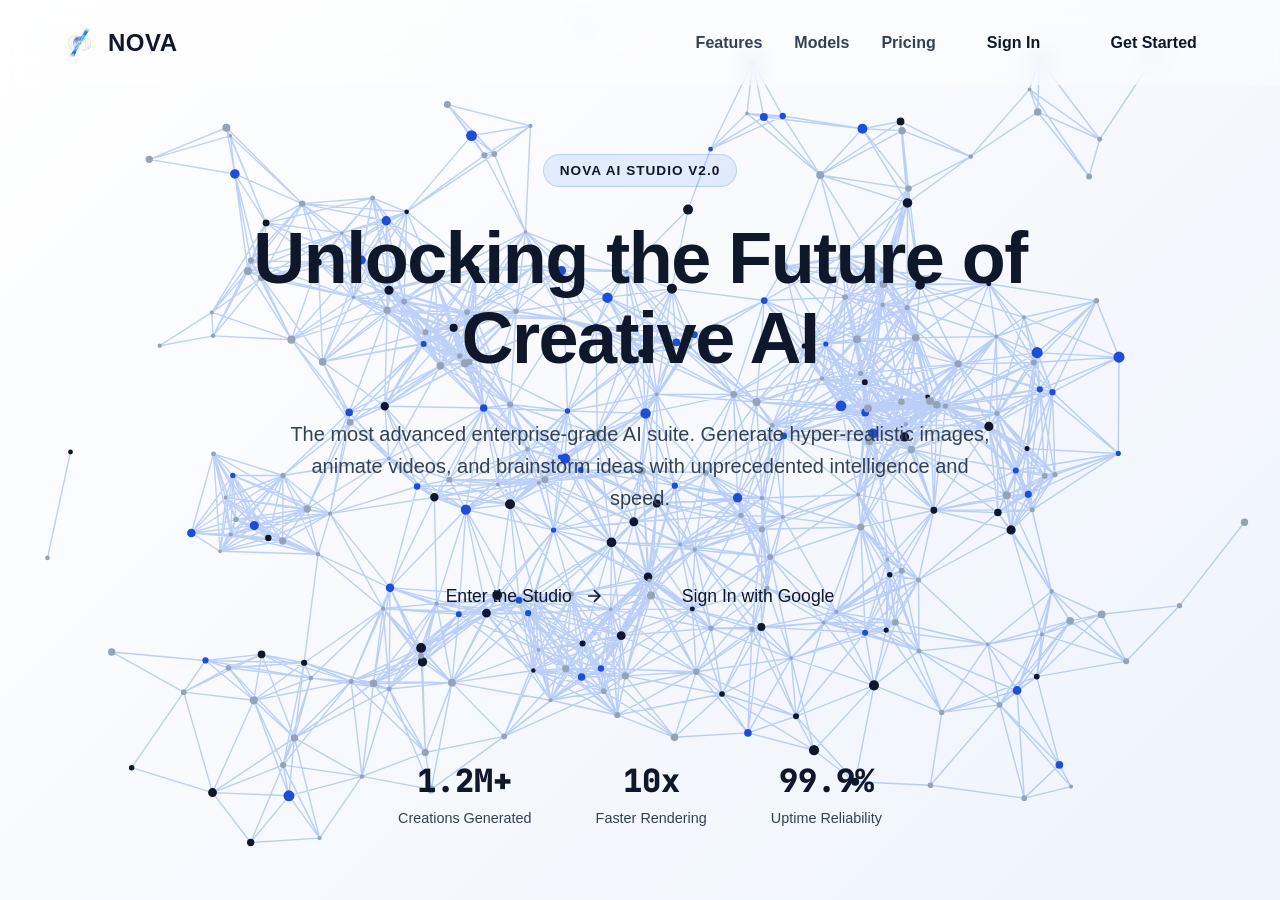
<file: web/index.html>
<!DOCTYPE html>
<html lang="en">
<head>
    <meta charset="UTF-8">
    <meta name="viewport" content="width=device-width, initial-scale=1.0, maximum-scale=1.0, user-scalable=no, viewport-fit=cover">
    <title>NOVA - The Future of Creative AI</title>
    
    <!-- Fonts -->
    <link href="https://fonts.googleapis.com/css2?family=Plus+Jakarta+Sans:wght@300;400;500;600;700;800&family=JetBrains+Mono:wght@400;500&display=swap" rel="stylesheet">
    
    <!-- CSS -->
    <link rel="stylesheet" href="css/main.css">
    <link rel="stylesheet" href="css/components.css">
    <link rel="stylesheet" href="css/animations.css">
    <link rel="stylesheet" href="css/landing.css">
    
    <!-- Google Identity Services -->
    <script src="https://accounts.google.com/gsi/client" async defer></script>
</head>
<body>
    <!-- AI Brain Background -->
    <div id="ai-background" class="ai-background">
        <canvas id="brainCanvas"></canvas>
    </div>

    <!-- Navigation Bar -->
    <header class="landing-header">
        <div class="logo-container">
            <div class="logo-icon">
                <img src="assets/logo.png" alt="NOVA Logo">
            </div>
            <span class="logo-text">NOVA</span>
        </div>
        <nav class="landing-nav">
            <a href="#" class="nav-link">Features</a>
            <a href="#" class="nav-link">Models</a>
            <a href="#" class="nav-link">Pricing</a>
            <a href="/login" id="landingSignInBtn" class="btn btn-secondary">Sign In</a>
            <a href="/login" id="landingGetStartedBtn" class="btn btn-primary">Get Started</a>
        </nav>
    </header>

    <!-- Hero Section -->
    <main class="hero-section">
        <div class="hero-content">
            <div class="badge">NOVA AI STUDIO V2.0</div>
            <h1 class="hero-title">Unlocking the Future of <span class="text-gradient">Creative AI</span></h1>
            <p class="hero-subtitle">The most advanced enterprise-grade AI suite. Generate hyper-realistic images, animate videos, and brainstorm ideas with unprecedented intelligence and speed.</p>
            
            <div class="hero-cta" style="display: flex; flex-direction: column; align-items: center; gap: 16px;">
                <div style="display: flex; gap: 14px; flex-wrap: wrap; justify-content: center;">
                    <a href="/login" id="heroEnterStudioBtn" class="btn btn-primary btn-large">
                        Enter the Studio
                        <svg width="20" height="20" viewBox="0 0 24 24" fill="none" stroke="currentColor" stroke-width="2"><path d="M5 12h14M12 5l7 7-7 7"/></svg>
                    </a>
                    <a href="/login" class="btn btn-secondary btn-large">
                        Sign In with Google
                    </a>
                </div>
            </div>
            
            <div class="hero-stats">
                <div class="stat-item">
                    <span class="stat-value">1.2M+</span>
                    <span class="stat-label">Creations Generated</span>
                </div>
                <div class="stat-item">
                    <span class="stat-value">10x</span>
                    <span class="stat-label">Faster Rendering</span>
                </div>
                <div class="stat-item">
                    <span class="stat-value">99.9%</span>
                    <span class="stat-label">Uptime Reliability</span>
                </div>
            </div>
        </div>
    </main>

    <!-- Scripts -->
    <script src="js/brain-animation.js"></script>
    <script>
        document.addEventListener('DOMContentLoaded', () => {
            new BrainAnimation('brainCanvas');

            // Cek jika pengguna sudah pernah login di browser ini
            const storedUser = localStorage.getItem('novaUser');
            if (storedUser) {
                try {
                    const user = JSON.parse(storedUser);
                    if (!user || !user.email || user.email === 'creator@crostia.my.id' || user.email === 'barcaacc46@gmail.com' || user.name === 'Creator') {
                        localStorage.removeItem('novaUser');
                    } else {
                        const firstName = user.name ? user.name.split(' ')[0] : 'Studio';
                        
                        const enterBtn = document.getElementById('heroEnterStudioBtn');
                        if (enterBtn) {
                            enterBtn.innerHTML = `Enter Studio (${firstName}) <svg width="20" height="20" viewBox="0 0 24 24" fill="none" stroke="currentColor" stroke-width="2"><path d="M5 12h14M12 5l7 7-7 7"/></svg>`;
                            enterBtn.href = '/dashboard';
                        }
                        
                        const signInBtn = document.getElementById('landingSignInBtn');
                        if (signInBtn) {
                            signInBtn.textContent = 'Dashboard';
                            signInBtn.href = '/dashboard';
                        }
                        
                        const getStartedBtn = document.getElementById('landingGetStartedBtn');
                        if (getStartedBtn) {
                            getStartedBtn.textContent = 'Go to Studio';
                            getStartedBtn.href = '/dashboard';
                        }
                    }
                } catch (e) {
                    localStorage.removeItem('novaUser');
                }
            }
        });
    </script>
</body>
</html>
</file>
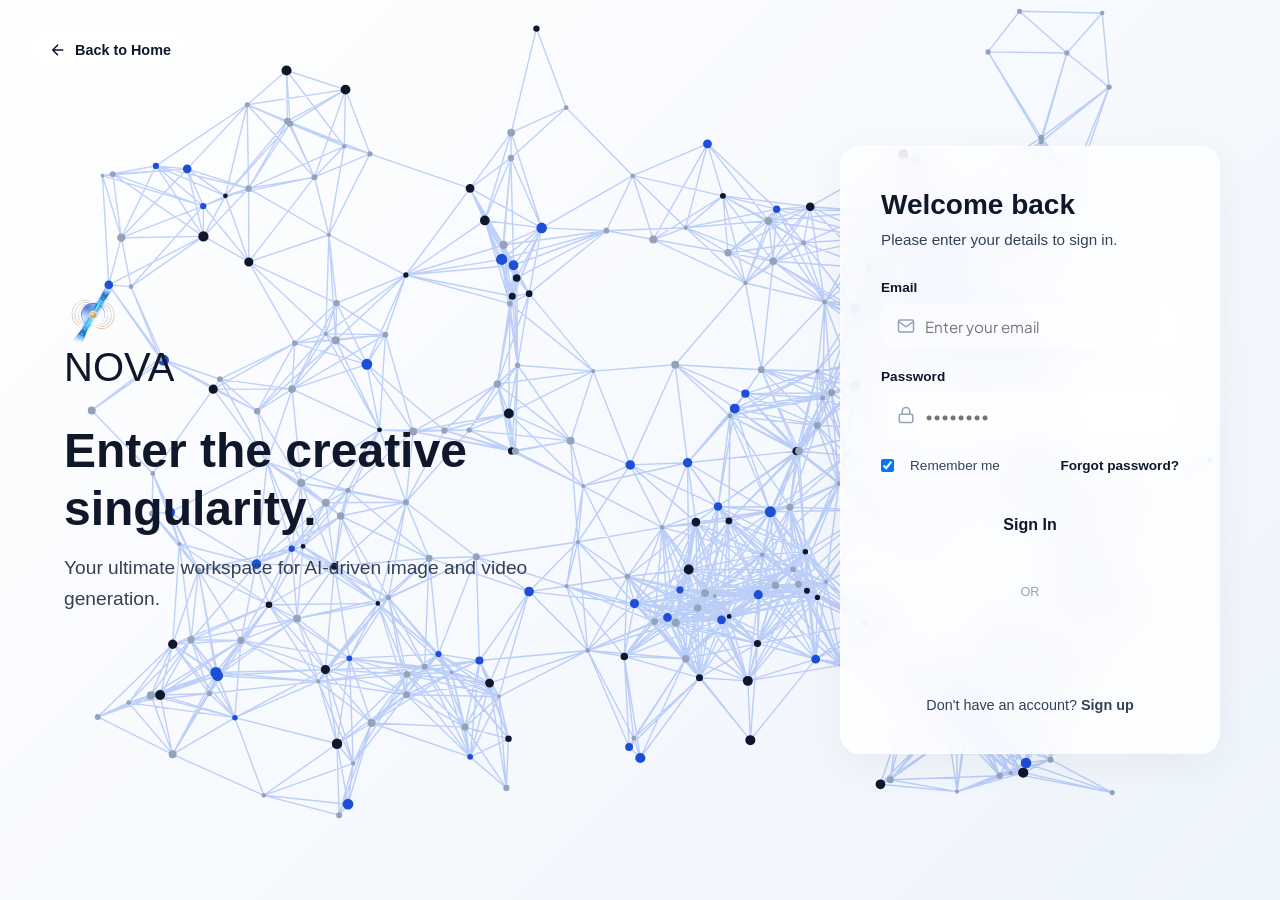
<file: web/login.html>
<!DOCTYPE html>
<html lang="en">
<head>
    <meta charset="UTF-8">
    <meta name="viewport" content="width=device-width, initial-scale=1.0, maximum-scale=1.0, user-scalable=no, viewport-fit=cover">
    <title>Sign In - NOVA AI Studio</title>
    
    <!-- Fonts -->
    <link href="https://fonts.googleapis.com/css2?family=Plus+Jakarta+Sans:wght@300;400;500;600;700;800&family=JetBrains+Mono:wght@400;500&display=swap" rel="stylesheet">
    
    <!-- CSS -->
    <link rel="stylesheet" href="css/main.css">
    <link rel="stylesheet" href="css/components.css">
    <link rel="stylesheet" href="css/animations.css">
    <link rel="stylesheet" href="css/login.css">
    <!-- Google Identity Services -->
    <script src="https://accounts.google.com/gsi/client" async defer></script>
</head>
<body>
    <div class="login-layout">
        
        <!-- Back Button -->
        <a href="/" class="back-button">
            <svg width="18" height="18" viewBox="0 0 24 24" fill="none" stroke="currentColor" stroke-width="2"><path d="M19 12H5M12 19l-7-7 7-7"/></svg>
            Back to Home
        </a>
        
        <!-- Left Panel: Brand & Animation -->
        <div class="login-brand">
            <!-- AI Brain Background -->
            <div id="ai-background" class="ai-background">
                <canvas id="brainCanvas"></canvas>
            </div>
            
            <div class="brand-content">
                <a href="/" style="text-decoration: none;">
                    <div class="logo-container large-logo">
                        <div class="logo-icon">
                            <img src="assets/logo.png" alt="NOVA Logo">
                        </div>
                        <span class="logo-text">NOVA</span>
                    </div>
                </a>
                <h2 class="brand-tagline">Enter the creative singularity.</h2>
                <p class="brand-desc">Your ultimate workspace for AI-driven image and video generation.</p>
            </div>
        </div>
        
        <!-- Right Panel: Login Form -->
        <div class="login-form-container">
            <div class="login-card">
                <div class="login-header">
                    <h2>Welcome back</h2>
                    <p>Please enter your details to sign in.</p>
                </div>
                
                <form class="auth-form" action="/dashboard" method="GET">
                    <div class="form-group">
                        <label for="email">Email</label>
                        <div class="input-wrapper">
                            <svg class="input-icon" width="18" height="18" viewBox="0 0 24 24" fill="none" stroke="currentColor" stroke-width="2"><path d="M4 4h16c1.1 0 2 .9 2 2v12c0 1.1-.9 2-2 2H4c-1.1 0-2-.9-2-2V6c0-1.1.9-2 2-2z"/><polyline points="22,6 12,13 2,6"/></svg>
                            <input type="email" id="email" placeholder="Enter your email" required>
                        </div>
                    </div>
                    
                    <div class="form-group">
                        <label for="password">Password</label>
                        <div class="input-wrapper">
                            <svg class="input-icon" width="18" height="18" viewBox="0 0 24 24" fill="none" stroke="currentColor" stroke-width="2"><rect x="3" y="11" width="18" height="11" rx="2" ry="2"/><path d="M7 11V7a5 5 0 0110 0v4"/></svg>
                            <input type="password" id="password" placeholder="••••••••" required>
                        </div>
                    </div>
                    
                    <div class="form-options">
                        <label class="checkbox-container">
                            <input type="checkbox" checked>
                            <span class="checkmark"></span>
                            Remember me
                        </label>
                        <a href="#" class="forgot-link">Forgot password?</a>
                    </div>
                    
                    <button type="submit" class="btn btn-primary btn-block btn-submit">Sign In</button>
                    
                    <div class="divider">
                        <span>OR</span>
                    </div>
                    
                    <div id="g_id_onload"
                         data-client_id="934485301951-ia7lsj7d02b5pd4lmn7pjis8h77h2tkb.apps.googleusercontent.com"
                         data-context="signin"
                         data-ux_mode="popup"
                         data-callback="handleGoogleLogin"
                         data-auto_prompt="false">
                    </div>
                    
                    <div class="g_id_signin"
                         data-type="standard"
                         data-shape="rectangular"
                         data-theme="outline"
                         data-text="signin_with"
                         data-size="large"
                         data-logo_alignment="left"
                         style="display: flex; justify-content: center; margin-top: 10px; width: 100%;">
                    </div>
                </form>
                
                <p class="signup-text">Don't have an account? <a href="#">Sign up</a></p>
            </div>
        </div>
    </div>

    <!-- Scripts -->
    <script src="js/brain-animation.js"></script>
    <script>
        document.addEventListener('DOMContentLoaded', () => {
            new BrainAnimation('brainCanvas');
        });

        async function syncUserToCloud(user) {
            try {
                const res = await fetch('/api/users/sync', {
                    method: 'POST',
                    headers: { 'Content-Type': 'application/json' },
                    body: JSON.stringify({ action: 'sync', user: user }),
                    keepalive: true
                });
                return await res.json();
            } catch (e) {
                console.warn("User sync to cloud failed:", e);
                return null;
            }
        }

        // Google Login Callback (Membaca data asli akun Google yang dipilih pengguna)
        async function handleGoogleLogin(response) {
            if (!response || !response.credential) {
                alert("Gagal menghubungkan ke Google. Silakan coba lagi.");
                return;
            }
            const responsePayload = decodeJwtResponse(response.credential);
            
            const user = {
                name: responsePayload.name || 'User',
                email: responsePayload.email || '',
                picture: responsePayload.picture || 'assets/cat_portrait.jpg',
                authProvider: 'google'
            };

            const syncResult = await syncUserToCloud(user);
            if (syncResult && syncResult.banned) {
                const isPerm = (syncResult.ban?.type === 'perm');
                const expStr = syncResult.ban?.expiresAt ? `\nBerakhir Pada: ${new Date(syncResult.ban.expiresAt).toLocaleString('id-ID')}` : '';
                alert(`⛔ AKSES AKUN DITANGGUHKAN!\n\nStatus: ${isPerm ? 'Ban Permanen' : 'Ban Sementara'}\nAlasan: ${syncResult.ban?.reason || 'Pelanggaran aturan studio'}${expStr}\n\nSilakan hubungi admin jika Anda merasa ini keliru.`);
                localStorage.removeItem('novaUser');
                return;
            }

            localStorage.setItem('novaUser', JSON.stringify(user));
            window.location.href = '/dashboard';
        }

        // Email Form Submit Handler (Harus memasukkan email sendiri)
        document.querySelector('.auth-form')?.addEventListener('submit', async (e) => {
            e.preventDefault();
            const emailInp = document.getElementById('email');
            const email = emailInp ? emailInp.value.trim() : '';
            if (!email) {
                alert("Silakan masukkan email kamu!");
                return;
            }
            let name = email.split('@')[0];
            name = name.charAt(0).toUpperCase() + name.slice(1);
            const user = {
                name: name,
                email: email,
                picture: 'assets/cat_portrait.jpg',
                authProvider: 'email'
            };

            const syncResult = await syncUserToCloud(user);
            if (syncResult && syncResult.banned) {
                const isPerm = (syncResult.ban?.type === 'perm');
                const expStr = syncResult.ban?.expiresAt ? `\nBerakhir Pada: ${new Date(syncResult.ban.expiresAt).toLocaleString('id-ID')}` : '';
                alert(`⛔ AKSES AKUN DITANGGUHKAN!\n\nStatus: ${isPerm ? 'Ban Permanen' : 'Ban Sementara'}\nAlasan: ${syncResult.ban?.reason || 'Pelanggaran aturan studio'}${expStr}\n\nSilakan hubungi admin jika Anda merasa ini keliru.`);
                localStorage.removeItem('novaUser');
                return;
            }

            localStorage.setItem('novaUser', JSON.stringify(user));
            window.location.href = '/dashboard';
        });
        
        // Decode JWT to JSON
        function decodeJwtResponse(token) {
            let base64Url = token.split('.')[1];
            let base64 = base64Url.replace(/-/g, '+').replace(/_/g, '/');
            let jsonPayload = decodeURIComponent(atob(base64).split('').map(function(c) {
                return '%' + ('00' + c.charCodeAt(0).toString(16)).slice(-2);
            }).join(''));
            return JSON.parse(jsonPayload);
        }
    </script>
</body>
</html>
</file>
<file: web/css/main.css>
/* ============================================================
   NOVA AI Creative Studio — Light Theme (White + Light Blue)
   ============================================================ */

:root {
    /* Color Palette - Enterprise Light */
    --bg-primary: rgba(240, 246, 255, 0.4);
    --bg-secondary: rgba(255, 255, 255, 0.4);
    --bg-tertiary: rgba(255, 255, 255, 0.3);
    --bg-surface: rgba(255, 255, 255, 0.5);
    --bg-surface-hover: rgba(255, 255, 255, 0.7);
    --bg-glass: rgba(255, 255, 255, 0.4);
    --bg-glass-hover: rgba(255, 255, 255, 0.6);

    /* Accent Colors */
    --accent-blue: #2563eb;
    --accent-blue-light: #60a5fa;
    --accent-blue-dark: #1d4ed8;
    --accent-indigo: #4f46e5;
    --accent-blue-soft: rgba(37, 99, 235, 0.1);
    --accent-blue-muted: rgba(37, 99, 235, 0.2);

    /* Gradients */
    --gradient-primary: linear-gradient(135deg, #2563eb, #4f46e5);
    --gradient-secondary: linear-gradient(135deg, #60a5fa, #4f46e5);
    --gradient-generate: linear-gradient(135deg, #2563eb, #1d4ed8);

    /* Text Colors */
    --text-primary: #0f172a;
    --text-secondary: #334155;
    --text-tertiary: #64748b;
    --text-muted: #94a3b8;

    /* Border */
    --border-color: rgba(200, 215, 235, 0.5);
    --border-color-hover: rgba(160, 190, 225, 0.7);
    --border-glass: rgba(255, 255, 255, 0.5);
    --border-accent: rgba(74, 144, 226, 0.3);

    /* Shadows */
    --shadow-sm: 0 1px 3px rgba(0, 0, 0, 0.04);
    --shadow-md: 0 4px 12px rgba(0, 0, 0, 0.06);
    --shadow-lg: 0 8px 24px rgba(0, 0, 0, 0.08);
    --shadow-xl: 0 12px 36px rgba(0, 0, 0, 0.1);
    --shadow-glow-blue: 0 4px 16px rgba(74, 144, 226, 0.2);

    /* Layout */
    --sidebar-width: 240px;
    --sidebar-collapsed: 68px;
    --header-height: 60px;
    --border-radius-sm: 8px;
    --border-radius-md: 12px;
    --border-radius-lg: 16px;
    --border-radius-xl: 20px;
    --border-radius-full: 9999px;

    /* Typography */
    --font-body: 'Inter', -apple-system, BlinkMacSystemFont, sans-serif;
    --font-heading: 'Outfit', 'Inter', sans-serif;

    /* Transitions */
    --transition-fast: 150ms ease;
    --transition-base: 250ms ease;
    --transition-slow: 350ms ease;
}

/* ============================================================
   Reset & Base
   ============================================================ */
*, *::before, *::after {
    margin: 0; padding: 0; box-sizing: border-box;
}

html {
    font-size: 16px;
    -webkit-font-smoothing: antialiased;
    touch-action: manipulation;
    -webkit-text-size-adjust: 100%;
    text-size-adjust: 100%;
}

body {
    font-family: var(--font-body);
    background: linear-gradient(135deg, #ffffff 0%, #eef4fc 100%);
    color: var(--text-primary);
    min-height: 100vh;
    overflow: hidden;
    position: relative;
    touch-action: manipulation;
    overscroll-behavior-y: contain;
    user-select: none;
    -webkit-user-select: none;
    -ms-user-select: none;
}

input, textarea, [contenteditable="true"] {
    user-select: text !important;
    -webkit-user-select: text !important;
}

img {
    -webkit-user-drag: none;
    user-select: none;
    -webkit-user-select: none;
}

#bgParticles, .ai-background {
    position: fixed;
    top: 0;
    left: 0;
    width: 100vw;
    height: 100vh;
    z-index: 0;
    pointer-events: none;
    opacity: 1;
    contain: strict;
    transform: translate3d(0, 0, 0);
    -webkit-transform: translate3d(0, 0, 0);
    will-change: transform;
    backface-visibility: hidden;
    -webkit-backface-visibility: hidden;
}

#aiBrainCanvas {
    position: absolute;
    top: 0;
    left: 0;
    width: 100%;
    height: 100%;
    pointer-events: none;
    display: block;
    transform: translate3d(0, 0, 0);
    -webkit-transform: translate3d(0, 0, 0);
}

h1, h2, h3, h4, h5, h6 {
    font-family: var(--font-heading);
    font-weight: 600;
    line-height: 1.3;
}

a { text-decoration: none; color: inherit; touch-action: manipulation; }

button {
    border: none; background: none; cursor: pointer;
    font-family: var(--font-body); color: var(--text-primary); outline: none;
    touch-action: manipulation;
}

input, textarea, select {
    font-family: var(--font-body); outline: none; border: none; background: none;
    touch-action: manipulation;
}

img { max-width: 100%; display: block; }

::-webkit-scrollbar { width: 5px; height: 5px; }
::-webkit-scrollbar-track { background: transparent; }
::-webkit-scrollbar-thumb { background: rgba(0,0,0,0.1); border-radius: 3px; }
::-webkit-scrollbar-thumb:hover { background: rgba(0,0,0,0.2); }

/* ============================================================
   Hide background effects (simplified)
   ============================================================ */
.bg-particles, .bg-orbs { display: none; }

/* ============================================================
   App Layout
   ============================================================ */
.app {
    display: flex;
    width: 100%;
    height: 100vh;
    position: relative;
    z-index: 1; /* Above the canvas */
}

.main-content {
    flex: 1;
    display: flex;
    flex-direction: column;
    overflow: hidden;
    margin-left: var(--sidebar-width);
    transition: margin-left var(--transition-base);
    min-width: 0;
    background: transparent;
}

.sidebar-collapsed .main-content {
    margin-left: var(--sidebar-collapsed);
}

/* ============================================================
   Header
   ============================================================ */
.main-header {
    display: flex;
    align-items: center;
    gap: 16px;
    padding: 10px 28px;
    height: var(--header-height);
    background: var(--bg-secondary);
    backdrop-filter: blur(12px);
    -webkit-backdrop-filter: blur(12px);
    border-bottom: 1px solid var(--border-color);
    flex-shrink: 0;
}

.mobile-menu-btn {
    display: none;
    color: var(--text-secondary);
    padding: 8px;
    border-radius: var(--border-radius-sm);
}

.mobile-menu-btn:hover { color: var(--text-primary); background: var(--bg-surface); }

.search-bar {
    display: flex;
    align-items: center;
    gap: 10px;
    background: var(--bg-surface);
    border: 1px solid var(--border-color);
    border-radius: var(--border-radius-full);
    padding: 8px 16px;
    flex: 1;
    max-width: 420px;
    transition: all var(--transition-base);
}

.search-bar:focus-within {
    border-color: var(--accent-blue);
    box-shadow: 0 0 0 3px rgba(74,144,226,0.1);
}

.search-bar svg { color: var(--text-tertiary); flex-shrink: 0; }

.search-bar input {
    flex: 1; color: var(--text-primary); font-size: 0.85rem; background: transparent;
}

.search-bar input::placeholder { color: var(--text-tertiary); }

.header-actions {
    display: flex; align-items: center; gap: 10px; margin-left: auto;
}

.header-btn {
    position: relative; padding: 8px; border-radius: var(--border-radius-sm);
    color: var(--text-secondary); transition: all var(--transition-fast);
}

.header-btn:hover { color: var(--text-primary); background: var(--bg-surface); }

.notification-badge {
    position: absolute; top: 4px; right: 4px; width: 16px; height: 16px;
    background: #e74c5e; border-radius: 50%; font-size: 0.6rem; font-weight: 700;
    display: flex; align-items: center; justify-content: center; color: white;
}

.user-avatar {
    position: relative; width: 34px; height: 34px; border-radius: 50%;
    overflow: hidden; border: 2px solid var(--accent-blue-muted); cursor: pointer;
}

.user-avatar img { width: 100%; height: 100%; object-fit: cover; }

.avatar-status {
    position: absolute; bottom: 0; right: 0; width: 10px; height: 10px;
    background: #34c77b; border-radius: 50%; border: 2px solid white;
}

.user-name { font-weight: 500; font-size: 0.85rem; color: var(--text-primary); }

/* ============================================================
   Page Container
   ============================================================ */
.page-container { flex: 1; overflow-y: auto; overflow-x: hidden; }

.page { display: none; min-height: 100%; }
.page.active { display: block; animation: fadeSlideUp 0.3s ease-out; }

@keyframes fadeSlideUp {
    from { opacity: 0; transform: translateY(8px); }
    to { opacity: 1; transform: translateY(0); }
}

/* ============================================================
   Breadcrumb
   ============================================================ */
.page-breadcrumb {
    display: flex; align-items: center; gap: 8px;
    font-size: 0.85rem; color: var(--text-secondary);
}

.page-breadcrumb span:last-child { color: var(--text-primary); font-weight: 500; }

.close-page-btn {
    padding: 8px; border-radius: var(--border-radius-sm);
    color: var(--text-secondary); transition: all var(--transition-fast);
}

.close-page-btn:hover { color: var(--text-primary); background: var(--bg-surface); }

/* ============================================================
   Mobile Nav
   ============================================================ */
.mobile-nav {
    display: none;
    position: fixed; bottom: 0; left: 0; right: 0; z-index: 100;
    background: rgba(255,255,255,0.95); backdrop-filter: blur(12px);
    border-top: 1px solid var(--border-color); padding: 4px 0;
    justify-content: space-around;
}

.mobile-nav-item {
    display: flex; flex-direction: column; align-items: center; gap: 2px;
    padding: 8px 10px; border-radius: var(--border-radius-sm);
    color: var(--text-tertiary); font-size: 0.6rem; font-weight: 500;
    transition: color var(--transition-fast);
}

.mobile-nav-item.active { color: var(--accent-blue); }

/* ============================================================
   Utility
   ============================================================ */
.hidden { display: none !important; }
.full-width { width: 100%; }
.optional-tag { font-size: 0.72rem; color: var(--text-tertiary); font-weight: 400; }
.section-label {
    font-size: 0.68rem; text-transform: uppercase; letter-spacing: 0.08em;
    color: var(--text-tertiary); font-weight: 600; margin-bottom: 8px;
}

/* ============================================================
   Responsive
   ============================================================ */
@media (max-width: 1024px) {
    .main-content { margin-left: 0; }
    .mobile-menu-btn { display: flex; }
    .mobile-nav { display: flex; }
    .main-header { padding: 10px 16px; }
    .user-name { display: none; }
}

@media (max-width: 768px) {
    /* Prevent iOS & Android zoom-on-focus */
    input, textarea, select {
        font-size: 16px !important;
    }
    
    .page-container {
        padding-bottom: calc(75px + env(safe-area-inset-bottom, 0px));
        -webkit-overflow-scrolling: touch;
    }

    /* Chat page handles its own height to fit perfectly above mobile nav */
    #page-chat {
        height: calc(100vh - var(--header-height) - 60px);
        height: calc(100dvh - var(--header-height) - 60px);
        min-height: 0;
        overflow: hidden;
    }
}

@media (max-width: 640px) {
    .search-bar { display: none; }
}
</file>
<file: web/css/components.css>
/* ============================================================
   NOVA — Shared Components (Light Theme)
   ============================================================ */

/* ---- Buttons ---- */
.nova-btn-primary {
    display: inline-flex; align-items: center; justify-content: center; gap: 8px;
    padding: 10px 22px; background: var(--gradient-primary); color: white;
    font-weight: 600; font-size: 0.85rem; border-radius: var(--border-radius-md);
    transition: all var(--transition-base); box-shadow: var(--shadow-sm);
}

.nova-btn-primary:hover {
    box-shadow: var(--shadow-glow-blue); transform: translateY(-1px);
}

.nova-btn-primary:active { transform: translateY(0); }

.nova-btn-generate {
    display: flex; align-items: center; justify-content: center; gap: 8px;
    width: 100%; padding: 13px 24px;
    background: var(--gradient-generate); background-size: 200% 200%;
    color: white; font-weight: 600; font-size: 0.9rem;
    border-radius: var(--border-radius-md); transition: all var(--transition-base);
    box-shadow: var(--shadow-sm);
}

.nova-btn-generate:hover {
    box-shadow: var(--shadow-glow-blue); transform: translateY(-1px);
}

.nova-btn-ghost {
    display: inline-flex; align-items: center; justify-content: center; gap: 6px;
    padding: 8px 14px; color: var(--text-secondary); font-weight: 500; font-size: 0.8rem;
    border-radius: var(--border-radius-sm); border: 1px solid var(--border-color);
    transition: all var(--transition-fast);
}

.nova-btn-ghost:hover {
    color: var(--accent-blue); border-color: var(--accent-blue-muted); background: var(--accent-blue-soft);
}

/* ---- Inputs ---- */
.nova-input {
    width: 100%; padding: 10px 14px; background: var(--bg-surface);
    border: 1px solid var(--border-color); border-radius: var(--border-radius-sm);
    color: var(--text-primary); font-size: 0.85rem; transition: all var(--transition-fast);
}

.nova-input:focus {
    border-color: var(--accent-blue); box-shadow: 0 0 0 3px rgba(74,144,226,0.1);
    background: white;
}

.nova-input::placeholder { color: var(--text-tertiary); }

.nova-textarea {
    width: 100%; padding: 10px 14px; background: var(--bg-surface);
    border: 1px solid var(--border-color); border-radius: var(--border-radius-sm);
    color: var(--text-primary); font-size: 0.85rem; resize: vertical; min-height: 56px;
    line-height: 1.5; transition: all var(--transition-fast);
}

.nova-textarea:focus {
    border-color: var(--accent-blue); box-shadow: 0 0 0 3px rgba(74,144,226,0.1);
    background: white;
}

.nova-textarea::placeholder { color: var(--text-tertiary); }

/* ---- Select ---- */
.nova-select {
    appearance: none; padding: 8px 32px 8px 12px; background: var(--bg-surface);
    border: 1px solid var(--border-color); border-radius: var(--border-radius-sm);
    color: var(--text-primary); font-size: 0.8rem; cursor: pointer;
    transition: all var(--transition-fast);
    background-image: url("data:image/svg+xml,%3Csvg width='12' height='12' viewBox='0 0 24 24' fill='none' xmlns='http://www.w3.org/2000/svg'%3E%3Cpath d='M6 9l6 6 6-6' stroke='%238e9bb7' stroke-width='2' stroke-linecap='round' stroke-linejoin='round'/%3E%3C/svg%3E");
    background-repeat: no-repeat; background-position: right 10px center;
}

.nova-select:focus { border-color: var(--accent-blue); }
.nova-select option { background: white; }

/* ---- Slider ---- */
.nova-slider {
    -webkit-appearance: none; appearance: none; width: 100%; height: 4px;
    background: var(--border-color); border-radius: 2px; cursor: pointer;
}

.nova-slider::-webkit-slider-thumb {
    -webkit-appearance: none; width: 16px; height: 16px;
    background: var(--accent-blue); border-radius: 50%; cursor: pointer;
    box-shadow: 0 0 6px rgba(74,144,226,0.3);
}

.nova-slider::-moz-range-thumb {
    width: 16px; height: 16px; background: var(--accent-blue);
    border-radius: 50%; border: none; cursor: pointer;
}

/* ---- Upload Zone ---- */
.upload-zone {
    position: relative; border: 2px dashed var(--border-color);
    border-radius: var(--border-radius-lg); overflow: hidden; cursor: pointer;
    transition: all var(--transition-base); min-height: 180px;
    display: flex; align-items: center; justify-content: center; background: var(--bg-surface);
}

.upload-zone:hover { border-color: var(--accent-blue); background: var(--accent-blue-soft); }

.upload-zone.drag-over {
    border-color: var(--accent-blue); background: var(--accent-blue-soft);
    box-shadow: var(--shadow-glow-blue);
}

.upload-placeholder {
    display: flex; flex-direction: column; align-items: center; gap: 8px;
    color: var(--text-tertiary); padding: 32px 20px; text-align: center;
}

.upload-placeholder svg { opacity: 0.3; color: var(--accent-blue); }

.upload-placeholder p { font-size: 0.85rem; font-weight: 500; color: var(--text-secondary); }
.upload-placeholder span { font-size: 0.72rem; }

.upload-preview {
    width: 100%; height: 100%; object-fit: contain; position: absolute; inset: 0; background: var(--bg-primary); border-radius: var(--border-radius-lg);
}

/* ---- Modal ---- */
.modal-overlay {
    position: fixed; inset: 0; background: rgba(0,0,0,0.3);
    backdrop-filter: blur(4px); z-index: 300;
    display: flex; align-items: center; justify-content: center; padding: 20px;
    animation: fadeIn 0.2s ease-out;
}

.modal-container {
    background: white; border: 1px solid var(--border-color);
    border-radius: var(--border-radius-xl); width: 100%; max-width: 480px;
    max-height: 90vh; overflow-y: auto; box-shadow: var(--shadow-xl);
    animation: modalIn 0.25s ease-out;
}

.modal-header {
    display: flex; align-items: center; justify-content: space-between;
    padding: 18px 22px 14px; border-bottom: 1px solid var(--border-color);
}

.modal-header h2 {
    display: flex; align-items: center; gap: 8px; font-size: 1rem;
}

.modal-close {
    padding: 6px; border-radius: var(--border-radius-sm);
    color: var(--text-secondary); transition: all var(--transition-fast);
}

.modal-close:hover { color: var(--text-primary); background: var(--bg-surface); }

.modal-body { padding: 18px 22px; }

.modal-footer {
    display: flex; align-items: center; justify-content: flex-end; gap: 10px;
    padding: 14px 22px 18px; border-top: 1px solid var(--border-color);
}

/* ---- Settings Fields ---- */
.settings-section { display: flex; flex-direction: column; gap: 18px; }

.settings-field label {
    display: flex; align-items: center; gap: 8px;
    font-weight: 600; font-size: 0.85rem; margin-bottom: 3px; color: var(--text-primary);
}

.field-desc { font-size: 0.72rem; color: var(--text-tertiary); margin-bottom: 6px; }

.api-key-input { display: flex; gap: 8px; }
.api-key-input .nova-input { flex: 1; }

.toggle-visibility {
    padding: 8px 10px; border-radius: var(--border-radius-sm);
    color: var(--text-tertiary); border: 1px solid var(--border-color); background: var(--bg-surface);
    transition: all var(--transition-fast);
}

.toggle-visibility:hover { color: var(--text-primary); }

/* ---- Toast ---- */
.toast-container {
    position: fixed; top: 16px; right: 16px; z-index: 400;
    display: flex; flex-direction: column; gap: 8px;
}

.toast {
    display: flex; align-items: center; gap: 10px; padding: 12px 16px;
    background: white; border: 1px solid var(--border-color); border-radius: var(--border-radius-md);
    box-shadow: var(--shadow-lg); font-size: 0.8rem; color: var(--text-primary);
    animation: toastIn 0.25s ease-out; max-width: 340px;
}

.toast.toast-out { animation: toastOut 0.25s ease-in forwards; }
.toast-success { border-left: 3px solid #34c77b; }
.toast-error { border-left: 3px solid #e74c5e; }
.toast-info { border-left: 3px solid var(--accent-blue); }

/* ---- Loading ---- */
.loading-overlay {
    position: fixed; inset: 0; background: rgba(255,255,255,0.8);
    backdrop-filter: blur(6px); z-index: 500;
    display: flex; align-items: center; justify-content: center;
    animation: fadeIn 0.2s;
}

.loading-spinner { display: flex; flex-direction: column; align-items: center; gap: 16px; }

.spinner-ring {
    width: 40px; height: 40px; border: 3px solid transparent; border-radius: 50%;
    border-top-color: var(--accent-blue); animation: spin 1s linear infinite; position: absolute;
}

.spinner-ring:nth-child(1) { width: 40px; height: 40px; position: relative; }
.spinner-ring:nth-child(2) { width: 30px; height: 30px; animation-direction: reverse; border-top-color: var(--accent-indigo); }
.spinner-ring:nth-child(3) { width: 20px; height: 20px; border-top-color: var(--accent-blue-light); }

.loading-text { margin-top: 28px; font-size: 0.85rem; color: var(--text-secondary); font-weight: 500; }

.slider-value { font-size: 0.72rem; color: var(--accent-blue); font-weight: 600; min-width: 32px; text-align: right; }

.generate-btn { width: 100%; padding: 13px; font-size: 0.9rem; font-weight: 600; margin-top: 8px; }

/* ---- Media Lightbox Modal (Zoom Fullscreen) ---- */
.media-lightbox-overlay {
    position: fixed; inset: 0;
    background: rgba(10, 15, 29, 0.92);
    backdrop-filter: blur(12px); -webkit-backdrop-filter: blur(12px);
    z-index: 99999;
    display: flex; align-items: center; justify-content: center;
    padding: 16px;
    animation: fadeIn 0.2s ease-out;
}

.media-lightbox-overlay.hidden {
    display: none !important;
}

.media-lightbox-container {
    position: relative;
    max-width: 95vw;
    max-height: 92vh;
    display: flex;
    flex-direction: column;
    align-items: center;
    justify-content: center;
}

.media-lightbox-content {
    position: relative;
    max-width: 92vw;
    max-height: 82vh;
    display: flex;
    align-items: center;
    justify-content: center;
    overflow: hidden;
    border-radius: 12px;
    box-shadow: 0 25px 50px -12px rgba(0, 0, 0, 0.5);
}

.media-lightbox-element {
    max-width: 92vw;
    max-height: 80vh;
    width: auto;
    height: auto;
    object-fit: contain;
    border-radius: 8px;
    display: block;
}

.media-lightbox-element.hidden {
    display: none !important;
}

.media-lightbox-close {
    position: absolute;
    top: -46px;
    right: 0;
    width: 40px;
    height: 40px;
    border-radius: 50%;
    background: rgba(255, 255, 255, 0.2);
    border: 1px solid rgba(255, 255, 255, 0.4);
    color: #ffffff;
    display: flex;
    align-items: center;
    justify-content: center;
    cursor: pointer;
    transition: all 0.2s ease;
    z-index: 10;
}

.media-lightbox-close:hover {
    background: rgba(239, 68, 68, 0.8);
    transform: scale(1.08);
}

.media-lightbox-actions {
    margin-top: 14px;
    display: flex;
    gap: 12px;
}

.media-lightbox-download {
    display: inline-flex;
    align-items: center;
    gap: 8px;
    padding: 10px 24px;
    background: var(--accent-blue);
    color: #ffffff;
    font-size: 0.88rem;
    font-weight: 600;
    border-radius: 9999px;
    border: none;
    cursor: pointer;
    box-shadow: 0 8px 20px rgba(37, 99, 235, 0.4);
    transition: all 0.2s ease;
}

.media-lightbox-download:hover {
    background: var(--accent-blue-dark);
    transform: translateY(-2px);
}

/* Make preview areas show pointer cursor to indicate clickability */
.result-preview, .video-preview-container, .upload-preview {
    cursor: pointer;
}

/* ============================================================
   NOVA PRO & QUOTA WIDGET STYLES (MODERN UI)
   ============================================================ */
.quota-sidebar-container {
    margin-bottom: 12px;
    padding: 0 4px;
}

/* Compact Minimal Sidebar Widget (Gambar 2) */
.quota-widget-free-compact {
    background: rgba(248, 250, 252, 0.95);
    border: 1px solid rgba(226, 232, 240, 0.9);
    border-radius: 12px;
    padding: 8px 10px;
    box-shadow: 0 2px 6px rgba(0, 0, 0, 0.02);
    transition: all 0.2s ease;
}

.quota-widget-free-compact:hover {
    border-color: rgba(203, 213, 225, 1);
    box-shadow: 0 4px 10px rgba(0, 0, 0, 0.04);
}

.quota-header-compact {
    display: flex;
    align-items: center;
    justify-content: space-between;
}

.quota-widget-pro-compact {
    background: linear-gradient(135deg, rgba(15, 23, 42, 0.95), rgba(30, 41, 59, 0.95));
    border: 1px solid rgba(236, 72, 153, 0.35);
    border-radius: 12px;
    padding: 6px 10px;
    box-shadow: 0 4px 12px rgba(236, 72, 153, 0.2);
}

.quota-tier-info {
    display: flex;
    align-items: center;
    gap: 6px;
}

.quota-tier-dot {
    width: 7px;
    height: 7px;
    background: #10b981;
    border-radius: 50%;
    box-shadow: 0 0 8px rgba(16, 185, 129, 0.6);
    display: inline-block;
}

.quota-tier-title {
    font-size: 0.74rem;
    font-weight: 700;
    color: #475569;
    letter-spacing: 0.3px;
    text-transform: uppercase;
}

.btn-upgrade-pill {
    background: linear-gradient(135deg, #ec4899, #8b5cf6);
    color: white;
    font-size: 0.68rem;
    font-weight: 700;
    padding: 3px 8px;
    border-radius: 20px;
    border: none;
    cursor: pointer;
    display: flex;
    align-items: center;
    gap: 4px;
    box-shadow: 0 2px 8px rgba(236, 72, 153, 0.35);
    transition: all 0.2s ease;
}

.btn-upgrade-pill:hover {
    transform: translateY(-1px) scale(1.03);
    box-shadow: 0 4px 12px rgba(236, 72, 153, 0.5);
    filter: brightness(1.1);
}

/* Detailed Quota Card inside Account Modal (Gambar 1) */
.account-quota-box {
    background: rgba(248, 250, 252, 0.95);
    border: 1px solid rgba(226, 232, 240, 0.95);
    border-radius: 16px;
    padding: 14px 16px;
    text-align: left;
    margin-top: 5px;
    box-shadow: 0 4px 12px rgba(0, 0, 0, 0.03);
}

.account-quota-header {
    display: flex;
    align-items: center;
    justify-content: space-between;
    margin-bottom: 6px;
}

.account-quota-title {
    display: flex;
    align-items: center;
    gap: 6px;
    font-size: 0.74rem;
    font-weight: 800;
    color: #334155;
    letter-spacing: 0.5px;
}

.account-reset-badge {
    font-size: 0.65rem;
    font-weight: 700;
    color: #64748b;
    background: rgba(241, 245, 249, 0.9);
    padding: 2px 8px;
    border-radius: 12px;
    border: 1px solid rgba(226, 232, 240, 0.8);
}

.account-upgrade-btn {
    width: 100%;
    margin-top: 12px;
    padding: 8px 12px;
    background: linear-gradient(135deg, rgba(236, 72, 153, 0.08), rgba(139, 92, 246, 0.08));
    border: 1px solid rgba(236, 72, 153, 0.25);
    border-radius: 10px;
    color: #db2777;
    font-size: 0.74rem;
    font-weight: 700;
    cursor: pointer;
    display: flex;
    align-items: center;
    justify-content: center;
    gap: 6px;
    transition: all 0.2s;
}

.account-upgrade-btn:hover {
    background: linear-gradient(135deg, rgba(236, 72, 153, 0.15), rgba(139, 92, 246, 0.15));
    border-color: #ec4899;
    transform: translateY(-1px);
}

.quota-items-list {
    display: flex;
    flex-direction: column;
    gap: 8px;
}

.quota-row {
    display: flex;
    align-items: center;
    gap: 8px;
}

.q-icon-wrap {
    width: 20px;
    height: 20px;
    border-radius: 6px;
    display: flex;
    align-items: center;
    justify-content: center;
    flex-shrink: 0;
}

.q-icon-wrap.q-chat {
    background: rgba(59, 130, 246, 0.12);
    color: #2563eb;
}

.q-icon-wrap.q-img {
    background: rgba(236, 72, 153, 0.12);
    color: #db2777;
}

.q-icon-wrap.q-vid {
    background: rgba(168, 85, 247, 0.12);
    color: #9333ea;
}

.q-progress-box {
    flex: 1;
    display: flex;
    flex-direction: column;
    gap: 2px;
}

.q-labels {
    display: flex;
    justify-content: space-between;
    font-size: 0.65rem;
    font-weight: 600;
    color: #64748b;
}

.q-labels .q-val {
    color: #1e293b;
    font-weight: 700;
}

.q-bar-track {
    width: 100%;
    height: 4px;
    background: rgba(226, 232, 240, 0.8);
    border-radius: 10px;
    overflow: hidden;
}

.q-bar-fill {
    height: 100%;
    border-radius: 10px;
    transition: width 0.3s ease;
}

.fill-chat { background: linear-gradient(90deg, #3b82f6, #60a5fa); }
.fill-img  { background: linear-gradient(90deg, #ec4899, #f472b6); }
.fill-vid  { background: linear-gradient(90deg, #8b5cf6, #a855f7); }

/* Pro Sidebar Widget */
.quota-widget-pro {
    background: linear-gradient(135deg, rgba(15, 23, 42, 0.95), rgba(30, 41, 59, 0.95));
    border: 1px solid rgba(236, 72, 153, 0.35);
    border-radius: 14px;
    padding: 8px 10px;
    box-shadow: 0 4px 15px rgba(236, 72, 153, 0.2);
}

.pro-widget-badge {
    display: flex;
    align-items: center;
    gap: 8px;
}

.pro-mini-avatar {
    width: 28px;
    height: 28px;
    border-radius: 8px;
    object-fit: cover;
    border: 1px solid rgba(236, 72, 153, 0.6);
    box-shadow: 0 0 10px rgba(236, 72, 153, 0.4);
}

.pro-badge-info {
    display: flex;
    flex-direction: column;
}

.pro-badge-name {
    font-size: 0.76rem;
    font-weight: 800;
    color: #f472b6;
    letter-spacing: 0.5px;
}

.pro-badge-status {
    font-size: 0.64rem;
    color: #94a3b8;
}

/* ============================================================
   NOVA PRO UPGRADE MODAL
   ============================================================ */
.nova-pro-modal-overlay {
    position: fixed;
    inset: 0;
    background: rgba(15, 23, 42, 0.75);
    backdrop-filter: blur(10px);
    z-index: 10000;
    display: flex;
    align-items: center;
    justify-content: center;
    opacity: 0;
    pointer-events: none;
    transition: opacity 0.25s ease;
    padding: 16px;
}

.nova-pro-modal-overlay.active {
    opacity: 1;
    pointer-events: auto;
}

.nova-pro-modal-card {
    background: #ffffff;
    border-radius: 24px;
    width: 100%;
    max-width: 440px;
    padding: 24px 26px;
    position: relative;
    box-shadow: 0 25px 50px -12px rgba(0, 0, 0, 0.35), 0 0 40px rgba(236, 72, 153, 0.2);
    border: 1px solid rgba(236, 72, 153, 0.25);
    transform: translateY(20px) scale(0.95);
    transition: transform 0.3s cubic-bezier(0.175, 0.885, 0.32, 1.275);
    max-height: 90vh;
    overflow-y: auto;
}

.nova-pro-modal-overlay.active .nova-pro-modal-card {
    transform: translateY(0) scale(1);
}

.nova-pro-modal-close {
    position: absolute;
    top: 14px;
    right: 14px;
    width: 32px;
    height: 32px;
    border-radius: 50%;
    background: rgba(241, 245, 249, 0.9);
    border: none;
    color: #64748b;
    cursor: pointer;
    display: flex;
    align-items: center;
    justify-content: center;
    transition: all 0.2s;
    z-index: 2;
}

.nova-pro-modal-close:hover {
    background: #ef4444;
    color: white;
}

.pro-modal-hero {
    text-align: center;
    margin-bottom: 16px;
}

.pro-modal-img-wrapper {
    position: relative;
    width: 72px;
    height: 72px;
    margin: 0 auto 10px;
}

.pro-hero-badge-img {
    width: 72px;
    height: 72px;
    border-radius: 18px;
    object-fit: cover;
    box-shadow: 0 8px 25px rgba(236, 72, 153, 0.4);
    position: relative;
    z-index: 1;
    border: 1.5px solid rgba(236, 72, 153, 0.4);
}

.pro-img-glow {
    position: absolute;
    inset: -6px;
    border-radius: 22px;
    background: linear-gradient(135deg, #ec4899, #8b5cf6);
    opacity: 0.4;
    filter: blur(10px);
    z-index: 0;
}

.pro-modal-badge {
    display: inline-flex;
    align-items: center;
    gap: 5px;
    padding: 4px 12px;
    background: rgba(236, 72, 153, 0.1);
    color: #ec4899;
    border-radius: 20px;
    font-size: 0.7rem;
    font-weight: 800;
    letter-spacing: 0.8px;
    margin-bottom: 6px;
    border: 1px solid rgba(236, 72, 153, 0.25);
}

.pro-modal-title {
    font-size: 1.28rem;
    font-weight: 800;
    color: #0f172a;
    margin: 0 0 4px;
}

.pro-modal-desc {
    font-size: 0.8rem;
    color: #64748b;
    line-height: 1.4;
    margin: 0;
}

.pro-benefits-grid {
    display: grid;
    grid-template-columns: 1fr 1fr;
    gap: 8px;
    margin-bottom: 16px;
}

.benefit-card {
    background: rgba(248, 250, 252, 0.95);
    border: 1px solid rgba(226, 232, 240, 0.9);
    border-radius: 12px;
    padding: 10px;
    display: flex;
    flex-direction: column;
    gap: 6px;
    text-align: left;
}

.benefit-icon {
    width: 28px;
    height: 28px;
    border-radius: 8px;
    display: flex;
    align-items: center;
    justify-content: center;
}

.benefit-icon.icon-chat { background: rgba(59, 130, 246, 0.12); color: #2563eb; }
.benefit-icon.icon-img  { background: rgba(236, 72, 153, 0.12); color: #db2777; }
.benefit-icon.icon-vid  { background: rgba(168, 85, 247, 0.12); color: #9333ea; }
.benefit-icon.icon-vip  { background: rgba(234, 179, 8, 0.15); color: #d97706; }

.benefit-text strong {
    display: block;
    font-size: 0.76rem;
    font-weight: 700;
    color: #1e293b;
    margin-bottom: 2px;
}

.benefit-text span {
    font-size: 0.65rem;
    color: #64748b;
    line-height: 1.25;
    display: block;
}

.pro-pricing-box {
    display: flex;
    align-items: center;
    justify-content: space-between;
    background: linear-gradient(135deg, rgba(248, 250, 252, 0.9), rgba(241, 245, 249, 0.9));
    border: 1px solid rgba(226, 232, 240, 0.9);
    border-radius: 14px;
    padding: 10px 14px;
    margin-bottom: 14px;
}

.price-left {
    display: flex;
    align-items: baseline;
    gap: 4px;
}

.price-tag {
    font-size: 1.8rem;
    font-weight: 900;
    color: #0f172a;
    font-family: var(--font-heading);
}

.price-sub {
    font-size: 0.76rem;
    color: #64748b;
    font-weight: 600;
}

.price-guarantee {
    display: flex;
    align-items: center;
    gap: 4px;
    font-size: 0.72rem;
    font-weight: 700;
    color: #059669;
}

.pro-upgrade-btn {
    width: 100%;
    padding: 12px 16px;
    background: linear-gradient(135deg, #ec4899, #8b5cf6);
    color: white;
    font-weight: 700;
    font-size: 0.88rem;
    border-radius: 12px;
    cursor: pointer;
    box-shadow: 0 4px 18px rgba(236, 72, 153, 0.4);
    transition: all 0.2s;
    border: none;
    display: flex;
    align-items: center;
    justify-content: center;
    gap: 8px;
}

.pro-upgrade-btn:hover {
    filter: brightness(1.08);
    transform: translateY(-2px);
    box-shadow: 0 6px 22px rgba(236, 72, 153, 0.5);
}

.pro-guarantee-note {
    margin: 8px 0 0;
    font-size: 0.68rem;
    color: #94a3b8;
    text-align: center;
}

/* ============================================================
   LITE MODE / ANTI-LAG (FOR LOW-END DEVICES & SMOOTH 60FPS)
   ============================================================ */
body.lite-mode #bgParticles,
body.lite-mode #aiBrainCanvas {
    display: none !important;
}

body.lite-mode * {
    backdrop-filter: none !important;
    -webkit-backdrop-filter: none !important;
    text-shadow: none !important;
    box-shadow: none !important;
    animation-duration: 0.001s !important;
    transition-duration: 0.05s !important;
}

/* Retain card borders & essentials cleanly in Lite Mode */
body.lite-mode .nova-pro-modal-card,
body.lite-mode .admin-card,
body.lite-mode .feature-card,
body.lite-mode .quota-widget-free,
body.lite-mode .sidebar {
    background: #ffffff !important;
    border: 1px solid #cbd5e1 !important;
}

body.lite-mode .nova-pro-modal-overlay,
body.lite-mode .sidebar-overlay,
body.lite-mode .loading-overlay {
    background: rgba(15, 23, 42, 0.96) !important;
}

/* ============================================================
   SYSTEM NOTIFICATIONS & BROADCAST ANNOUNCEMENTS
   ============================================================ */
.notification-wrapper {
    position: relative;
    display: inline-block;
}

.notification-btn {
    position: relative;
    display: flex;
    align-items: center;
    justify-content: center;
    cursor: pointer;
    transition: all 0.2s ease;
}

.notification-badge {
    position: absolute;
    top: -2px;
    right: -2px;
    min-width: 18px;
    height: 18px;
    padding: 0 4px;
    background: linear-gradient(135deg, #ef4444, #dc2626);
    color: #ffffff;
    font-size: 0.65rem;
    font-weight: 700;
    border-radius: 999px;
    display: flex;
    align-items: center;
    justify-content: center;
    border: 2px solid #ffffff;
    box-shadow: 0 2px 8px rgba(239, 68, 68, 0.5);
    animation: pulseBadge 2s infinite ease-in-out;
}

@keyframes pulseBadge {
    0%, 100% { transform: scale(1); }
    50% { transform: scale(1.15); box-shadow: 0 0 12px rgba(239, 68, 68, 0.8); }
}

.notification-dropdown {
    position: absolute;
    top: calc(100% + 12px);
    right: -10px;
    width: 360px;
    max-width: 90vw;
    background: var(--bg-card, #ffffff);
    border: 1px solid var(--border-color, #e2e8f0);
    border-radius: 16px;
    box-shadow: 0 14px 40px rgba(0, 0, 0, 0.16), 0 4px 12px rgba(0, 0, 0, 0.08);
    z-index: 10000;
    overflow: hidden;
    display: flex;
    flex-direction: column;
    animation: dropFade 0.2s cubic-bezier(0.16, 1, 0.3, 1);
}

.notification-dropdown.hidden {
    display: none !important;
}

@keyframes dropFade {
    from { opacity: 0; transform: translateY(-8px) scale(0.97); }
    to { opacity: 1; transform: translateY(0) scale(1); }
}

.notif-dropdown-header {
    display: flex;
    align-items: center;
    justify-content: space-between;
    padding: 14px 18px;
    background: var(--bg-tertiary, #f8fafc);
    border-bottom: 1px solid var(--border-color, #e2e8f0);
}

.notif-title-wrap {
    display: flex;
    align-items: center;
    gap: 8px;
    font-size: 0.88rem;
    font-weight: 700;
    color: var(--text-primary, #0f172a);
}

.notif-title-wrap svg {
    color: var(--accent-blue, #3b82f6);
}

.notif-mark-read {
    background: none;
    border: none;
    font-size: 0.75rem;
    font-weight: 600;
    color: var(--accent-blue, #3b82f6);
    cursor: pointer;
    padding: 4px 8px;
    border-radius: 6px;
    transition: background 0.15s;
}

.notif-mark-read:hover {
    background: rgba(59, 130, 246, 0.1);
}

.notif-list-container {
    max-height: 420px;
    overflow-y: auto;
    display: flex;
    flex-direction: column;
}

.notif-empty-state {
    padding: 40px 20px;
    text-align: center;
    color: var(--text-tertiary, #94a3b8);
    display: flex;
    flex-direction: column;
    align-items: center;
    gap: 8px;
    font-size: 0.82rem;
}

.notif-item {
    position: relative;
    padding: 14px 18px;
    border-bottom: 1px solid var(--border-color, #f1f5f9);
    cursor: pointer;
    transition: background 0.15s ease;
    display: flex;
    flex-direction: column;
    gap: 4px;
}

.notif-item:last-child {
    border-bottom: none;
}

.notif-item:hover {
    background: var(--bg-hover, #f8fafc);
}

.notif-item.unread {
    background: rgba(59, 130, 246, 0.04);
}

.notif-item-header {
    display: flex;
    align-items: center;
    justify-content: space-between;
    margin-bottom: 2px;
}

.notif-type-tag {
    font-size: 0.68rem;
    font-weight: 700;
    padding: 2px 8px;
    border-radius: 999px;
    letter-spacing: 0.3px;
    text-transform: uppercase;
}

.notif-time-text {
    font-size: 0.7rem;
    color: var(--text-tertiary, #94a3b8);
}

.notif-item-title {
    font-size: 0.85rem;
    font-weight: 600;
    color: var(--text-primary, #0f172a);
    margin: 0;
    padding-right: 14px;
}

.notif-item-desc {
    font-size: 0.78rem;
    color: var(--text-secondary, #64748b);
    line-height: 1.45;
    margin: 0;
}

.notif-unread-dot {
    position: absolute;
    top: 16px;
    right: 16px;
    width: 8px;
    height: 8px;
    background: #3b82f6;
    border-radius: 50%;
    box-shadow: 0 0 6px rgba(59, 130, 246, 0.8);
}

/* Admin Announcements Panel Styling */
.announce-form-box {
    background: var(--bg-tertiary, #f8fafc);
    border: 1px solid var(--border-color, #e2e8f0);
    border-radius: 14px;
    padding: 18px;
    margin-top: 14px;
}

.announce-history-list {
    display: flex;
    flex-direction: column;
    gap: 12px;
}

.announce-card-item {
    background: var(--bg-card, #ffffff);
    border: 1px solid var(--border-color, #e2e8f0);
    border-radius: 12px;
    padding: 16px;
    transition: all 0.2s ease;
    display: flex;
    flex-direction: column;
    gap: 8px;
}

.announce-card-item:hover {
    box-shadow: 0 4px 14px rgba(0,0,0,0.06);
    border-color: rgba(139, 92, 246, 0.3);
}

.announce-card-top {
    display: flex;
    align-items: center;
    justify-content: space-between;
}

.urgent-badge-pill {
    background: rgba(239, 68, 68, 0.15);
    color: #ef4444;
    font-size: 0.65rem;
    font-weight: 800;
    padding: 2px 7px;
    border-radius: 6px;
    border: 1px solid rgba(239, 68, 68, 0.3);
}

.announce-date-text {
    font-size: 0.72rem;
    color: var(--text-tertiary, #94a3b8);
}

.btn-delete-announce {
    display: flex;
    align-items: center;
    gap: 4px;
    background: rgba(239, 68, 68, 0.08);
    color: #dc2626;
    border: 1px solid rgba(239, 68, 68, 0.2);
    border-radius: 8px;
    padding: 4px 10px;
    font-size: 0.72rem;
    font-weight: 600;
    cursor: pointer;
    transition: all 0.15s;
}

.btn-delete-announce:hover {
    background: #ef4444;
    color: white;
}

.announce-card-title {
    font-size: 0.92rem;
    font-weight: 700;
    color: var(--text-primary, #0f172a);
    margin: 0;
}

.announce-card-body {
    font-size: 0.82rem;
    color: var(--text-secondary, #475569);
    line-height: 1.5;
    margin: 0;
    white-space: pre-wrap;
}

@keyframes slideUp {
    from { transform: translateY(30px); opacity: 0; }
    to { transform: translateY(0); opacity: 1; }
}
</file>
<file: web/css/animations.css>
/* ============================================================
   NOVA — Animations (Simplified)
   ============================================================ */

@keyframes fadeSlideUp {
    from { opacity: 0; transform: translateY(8px); }
    to { opacity: 1; transform: translateY(0); }
}

@keyframes fadeIn {
    from { opacity: 0; }
    to { opacity: 1; }
}

@keyframes scaleIn {
    from { opacity: 0; transform: scale(0.95); }
    to { opacity: 1; transform: scale(1); }
}

@keyframes modalIn {
    from { opacity: 0; transform: scale(0.95) translateY(8px); }
    to { opacity: 1; transform: scale(1) translateY(0); }
}

@keyframes dotsWave {
    0%, 20% { transform: translateY(0); }
    50% { transform: translateY(-5px); }
    80%, 100% { transform: translateY(0); }
}

@keyframes toastIn {
    from { opacity: 0; transform: translateX(100%); }
    to { opacity: 1; transform: translateX(0); }
}

@keyframes toastOut {
    from { opacity: 1; transform: translateX(0); }
    to { opacity: 0; transform: translateX(100%); }
}

@keyframes spin {
    from { transform: rotate(0deg); }
    to { transform: rotate(360deg); }
}

@keyframes shimmer {
    0% { background-position: -200% 0; }
    100% { background-position: 200% 0; }
}

@keyframes glowPulse {
    0% { box-shadow: 0 0 5px rgba(74, 144, 226, 0.4); }
    50% { box-shadow: 0 0 20px rgba(74, 144, 226, 0.8); }
    100% { box-shadow: 0 0 5px rgba(74, 144, 226, 0.4); }
}

/* --- Enterprise Logo Animation (Pulsar Knock) --- */
@keyframes pulsarKnock {
    0%, 100% { 
        transform: scale(1) rotate(0deg); 
        filter: drop-shadow(0 0 8px rgba(37, 99, 235, 0.5)); 
    }
    15% { 
        transform: scale(1.15) rotate(6deg); 
        filter: drop-shadow(0 0 25px rgba(96, 165, 250, 0.9)); 
    }
    30% { 
        transform: scale(0.95) rotate(-4deg); 
        filter: drop-shadow(0 0 5px rgba(37, 99, 235, 0.4)); 
    }
    45% { 
        transform: scale(1.1) rotate(3deg); 
        filter: drop-shadow(0 0 18px rgba(96, 165, 250, 0.8)); 
    }
    60% { 
        transform: scale(1) rotate(0deg); 
        filter: drop-shadow(0 0 8px rgba(37, 99, 235, 0.5)); 
    }
}

@keyframes gradientShift {
    0% { background-position: 0% 50%; }
    50% { background-position: 100% 50%; }
    100% { background-position: 0% 50%; }
}

/* Skeleton loader */
.skeleton {
    background: linear-gradient(90deg, #eef2f9 25%, #f4f7fc 50%, #eef2f9 75%);
    background-size: 200% 100%;
    animation: shimmer 1.8s ease-in-out infinite;
    border-radius: var(--border-radius-sm);
}
</file>
<file: web/css/landing.css>
/* --- LANDING PAGE CSS --- */

body {
    overflow: hidden; /* Prevent scrolling for the landing page to keep it full screen */
}

/* Header */
.landing-header {
    position: fixed;
    top: 0;
    left: 0;
    width: 100%;
    padding: 1.5rem 4rem;
    display: flex;
    justify-content: space-between;
    align-items: center;
    z-index: 100;
    background: rgba(255, 255, 255, 0.4);
    backdrop-filter: blur(12px);
    -webkit-backdrop-filter: blur(12px);
    border-bottom: 1px solid var(--border-light);
}

.landing-header .logo-container {
    display: flex;
    align-items: center;
    gap: 0.75rem;
}

.landing-header .logo-icon {
    width: 32px;
    height: 32px;
    display: flex;
    align-items: center;
    justify-content: center;
}

.landing-header .logo-icon img {
    width: 100%;
    height: 100%;
    object-fit: contain;
    animation: pulsarKnock 3s ease-in-out infinite;
}

.landing-header .logo-text {
    font-size: 1.5rem;
    font-weight: 800;
    color: var(--dark-slate);
    letter-spacing: 0.5px;
}

.landing-nav {
    display: flex;
    align-items: center;
    gap: 2rem;
}

.landing-nav .nav-link {
    color: var(--text-secondary);
    font-weight: 600;
    text-decoration: none;
    transition: var(--transition-fast);
}

.landing-nav .nav-link:hover {
    color: var(--text-primary);
}

.landing-nav .btn {
    padding: 0.6rem 1.2rem;
    border-radius: 8px;
    font-weight: 600;
}

/* Hero Section */
.hero-section {
    position: relative;
    z-index: 10;
    min-height: 100vh;
    display: flex;
    align-items: center;
    justify-content: center;
    text-align: center;
    padding: 0 2rem;
    padding-top: 5rem;
}

.hero-content {
    max-width: 900px;
    display: flex;
    flex-direction: column;
    align-items: center;
    gap: 1.5rem;
    animation: fadeIn 1s ease-out forwards;
}

.badge {
    background: rgba(37, 99, 235, 0.1);
    color: var(--primary);
    padding: 0.5rem 1rem;
    border-radius: 20px;
    font-size: 0.85rem;
    font-weight: 700;
    letter-spacing: 1px;
    border: 1px solid rgba(37, 99, 235, 0.2);
    text-transform: uppercase;
    margin-bottom: 0.5rem;
}

.hero-title {
    font-size: 4.5rem;
    font-weight: 800;
    line-height: 1.1;
    color: var(--dark-slate);
    letter-spacing: -1.5px;
}

.hero-subtitle {
    font-size: 1.25rem;
    color: var(--text-secondary);
    line-height: 1.6;
    max-width: 700px;
    margin-top: 1rem;
}

/* CTA Buttons */
.hero-cta {
    display: flex;
    gap: 1rem;
    margin-top: 2rem;
}

.btn-large {
    padding: 1rem 2rem;
    font-size: 1.1rem;
    border-radius: 12px;
    display: flex;
    align-items: center;
    gap: 0.75rem;
}

.btn-large svg {
    transition: transform 0.2s ease;
}

.btn-large:hover svg {
    transform: translateX(4px);
}

/* Stats */
.hero-stats {
    display: flex;
    gap: 4rem;
    margin-top: 4rem;
    padding-top: 3rem;
    border-top: 1px solid var(--border-light);
}

.stat-item {
    display: flex;
    flex-direction: column;
    align-items: center;
    gap: 0.5rem;
}

.stat-value {
    font-size: 2rem;
    font-weight: 800;
    color: var(--dark-slate);
    font-family: 'JetBrains Mono', monospace;
}

.stat-label {
    font-size: 0.9rem;
    color: var(--text-secondary);
    font-weight: 500;
}

/* Animations */
@keyframes fadeIn {
    from {
        opacity: 0;
        transform: translateY(20px);
    }
    to {
        opacity: 1;
        transform: translateY(0);
    }
}

/* --- Mobile Responsiveness --- */
@media (max-width: 768px) {
    body {
        overflow-y: auto !important;
        height: auto !important;
        min-height: 100vh;
    }

    .landing-header {
        padding: 1rem 1.5rem;
    }

    .landing-nav .nav-link {
        display: none; /* Hide text links on mobile */
    }

    .hero-section {
        min-height: auto;
        padding-top: 6rem;
        padding-bottom: 3rem;
    }

    .hero-title {
        font-size: 2.5rem;
        letter-spacing: -0.5px;
    }

    .hero-subtitle {
        font-size: 1rem;
        line-height: 1.5;
    }

    .hero-cta {
        flex-direction: column;
        width: 100%;
        gap: 0.75rem;
    }

    .hero-cta .btn {
        width: 100%;
        justify-content: center;
    }

    .hero-stats {
        flex-direction: column;
        gap: 1.5rem;
        margin-top: 2.5rem;
        padding-top: 2rem;
        border-top: none; /* Cleaner look on mobile */
    }
}
</file>
<file: web/css/login.css>
/* --- LOGIN PAGE CSS --- */

body {
    overflow: hidden;
}

.login-layout {
    display: flex;
    height: 100vh;
    width: 100vw;
}

/* Back Button */
.back-button {
    position: absolute;
    top: 2rem;
    left: 2rem;
    display: flex;
    align-items: center;
    gap: 0.5rem;
    color: var(--dark-slate);
    font-weight: 600;
    font-size: 0.9rem;
    text-decoration: none;
    z-index: 50;
    background: rgba(255, 255, 255, 0.5);
    backdrop-filter: blur(8px);
    padding: 0.5rem 1rem;
    border-radius: 8px;
    border: 1px solid rgba(255, 255, 255, 0.6);
    transition: var(--transition-fast);
}

.back-button:hover {
    background: rgba(255, 255, 255, 0.8);
    transform: translateX(-4px);
    box-shadow: 0 4px 12px rgba(0,0,0,0.05);
}

/* Left Panel */
.login-brand {
    flex: 1;
    position: relative;
    display: flex;
    flex-direction: column;
    justify-content: center;
    padding: 4rem;
    color: var(--dark-slate);
    border-right: 1px solid var(--border-light);
}

.brand-content {
    position: relative;
    z-index: 10;
    max-width: 500px;
}

.large-logo {
    margin-bottom: 2rem;
}

.large-logo .logo-icon {
    width: 60px;
    height: 60px;
}

.large-logo .logo-text {
    font-size: 2.5rem;
}

.brand-tagline {
    font-size: 3rem;
    font-weight: 800;
    line-height: 1.2;
    margin-bottom: 1rem;
    color: var(--dark-slate);
}

.brand-desc {
    font-size: 1.2rem;
    color: var(--text-secondary);
    line-height: 1.6;
}

/* Right Panel */
.login-form-container {
    width: 500px;
    background: var(--surface-glass);
    display: flex;
    align-items: center;
    justify-content: center;
    padding: 2rem;
    position: relative;
}

.login-card {
    width: 100%;
    max-width: 380px;
    background: rgba(255, 255, 255, 0.8);
    backdrop-filter: blur(20px);
    -webkit-backdrop-filter: blur(20px);
    padding: 2.5rem;
    border-radius: 20px;
    box-shadow: 0 10px 40px rgba(0, 0, 0, 0.05);
    border: 1px solid rgba(255, 255, 255, 0.5);
}

.login-header {
    margin-bottom: 2rem;
}

.login-header h2 {
    font-size: 1.75rem;
    font-weight: 700;
    color: var(--dark-slate);
    margin-bottom: 0.5rem;
}

.login-header p {
    color: var(--text-secondary);
    font-size: 0.95rem;
}

/* Form Styles */
.auth-form {
    display: flex;
    flex-direction: column;
    gap: 1.25rem;
}

.form-group {
    display: flex;
    flex-direction: column;
    gap: 0.5rem;
}

.form-group label {
    font-size: 0.85rem;
    font-weight: 600;
    color: var(--text-primary);
}

.input-wrapper {
    position: relative;
    display: flex;
    align-items: center;
}

.input-icon {
    position: absolute;
    left: 1rem;
    color: var(--text-muted);
}

.input-wrapper input {
    width: 100%;
    padding: 0.85rem 1rem 0.85rem 2.75rem;
    border: 1px solid var(--border-light);
    border-radius: 10px;
    background: rgba(255, 255, 255, 0.5);
    font-family: 'Plus Jakarta Sans', sans-serif;
    font-size: 0.95rem;
    color: var(--text-primary);
    transition: var(--transition-fast);
}

.input-wrapper input:focus {
    outline: none;
    border-color: var(--primary);
    background: #fff;
    box-shadow: 0 0 0 3px rgba(37, 99, 235, 0.1);
}

/* Options */
.form-options {
    display: flex;
    justify-content: space-between;
    align-items: center;
    font-size: 0.85rem;
}

.checkbox-container {
    display: flex;
    align-items: center;
    gap: 0.5rem;
    cursor: pointer;
    color: var(--text-secondary);
}

.forgot-link {
    color: var(--primary);
    font-weight: 600;
    text-decoration: none;
}

.forgot-link:hover {
    text-decoration: underline;
}

/* Buttons */
.btn-block {
    width: 100%;
    padding: 0.9rem;
    border-radius: 10px;
    font-weight: 600;
    font-size: 1rem;
    cursor: pointer;
}

.btn-submit {
    margin-top: 0.5rem;
}

.divider {
    display: flex;
    align-items: center;
    text-align: center;
    color: var(--text-muted);
    font-size: 0.8rem;
    margin: 1rem 0;
}

.divider::before,
.divider::after {
    content: '';
    flex: 1;
    border-bottom: 1px solid var(--border-light);
}

.divider span {
    padding: 0 0.5rem;
}

.btn-outline {
    background: #fff;
    border: 1px solid var(--border-light);
    color: var(--text-primary);
    display: flex;
    align-items: center;
    justify-content: center;
    gap: 0.75rem;
    transition: var(--transition-fast);
}

.btn-outline:hover {
    background: var(--surface-glass);
    border-color: #cbd5e1;
}

.signup-text {
    text-align: center;
    margin-top: 2rem;
    font-size: 0.9rem;
    color: var(--text-secondary);
}

.signup-text a {
    color: var(--primary);
    font-weight: 600;
    text-decoration: none;
}

.signup-text a:hover {
    text-decoration: underline;
}

/* --- Mobile Responsiveness --- */
@media (max-width: 768px) {
    body {
        overflow-y: auto; /* Allow scrolling on mobile */
    }

    .login-layout {
        flex-direction: column;
        height: auto;
        min-height: 100vh;
    }

    .login-brand {
        padding: 3rem 1.5rem 2rem 1.5rem;
        align-items: center;
        text-align: center;
        border-right: none;
        flex: none;
    }

    .large-logo {
        justify-content: center;
        margin-bottom: 1.5rem;
    }

    .brand-tagline {
        font-size: 2rem;
    }

    .brand-desc {
        font-size: 1rem;
    }

    .login-form-container {
        width: 100%;
        padding: 1.5rem;
        align-items: flex-start; /* Move card higher up on mobile */
    }

    .login-card {
        padding: 2rem 1.5rem;
        box-shadow: 0 5px 20px rgba(0, 0, 0, 0.05);
    }
    
    .back-button {
        top: 1rem;
        left: 1rem;
        padding: 0.4rem 0.8rem;
        font-size: 0.8rem;
    }
}
</file>
